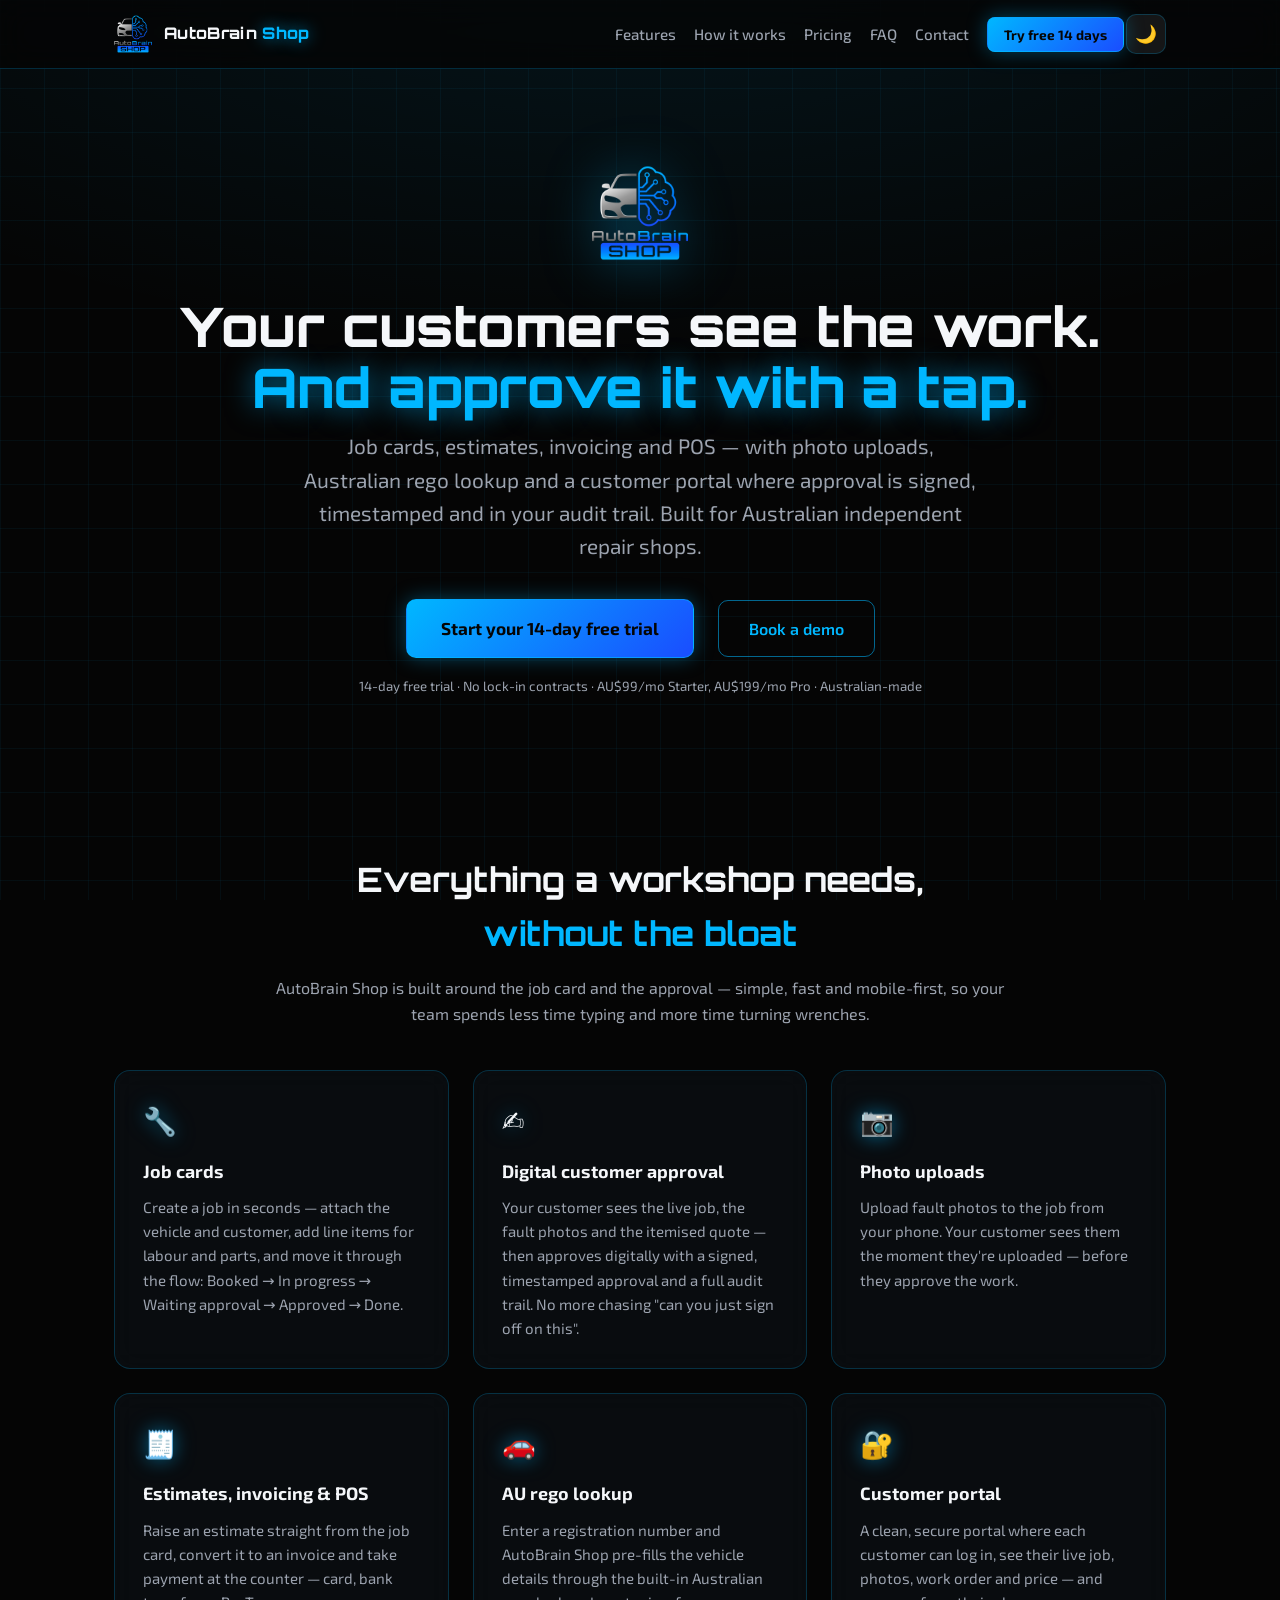
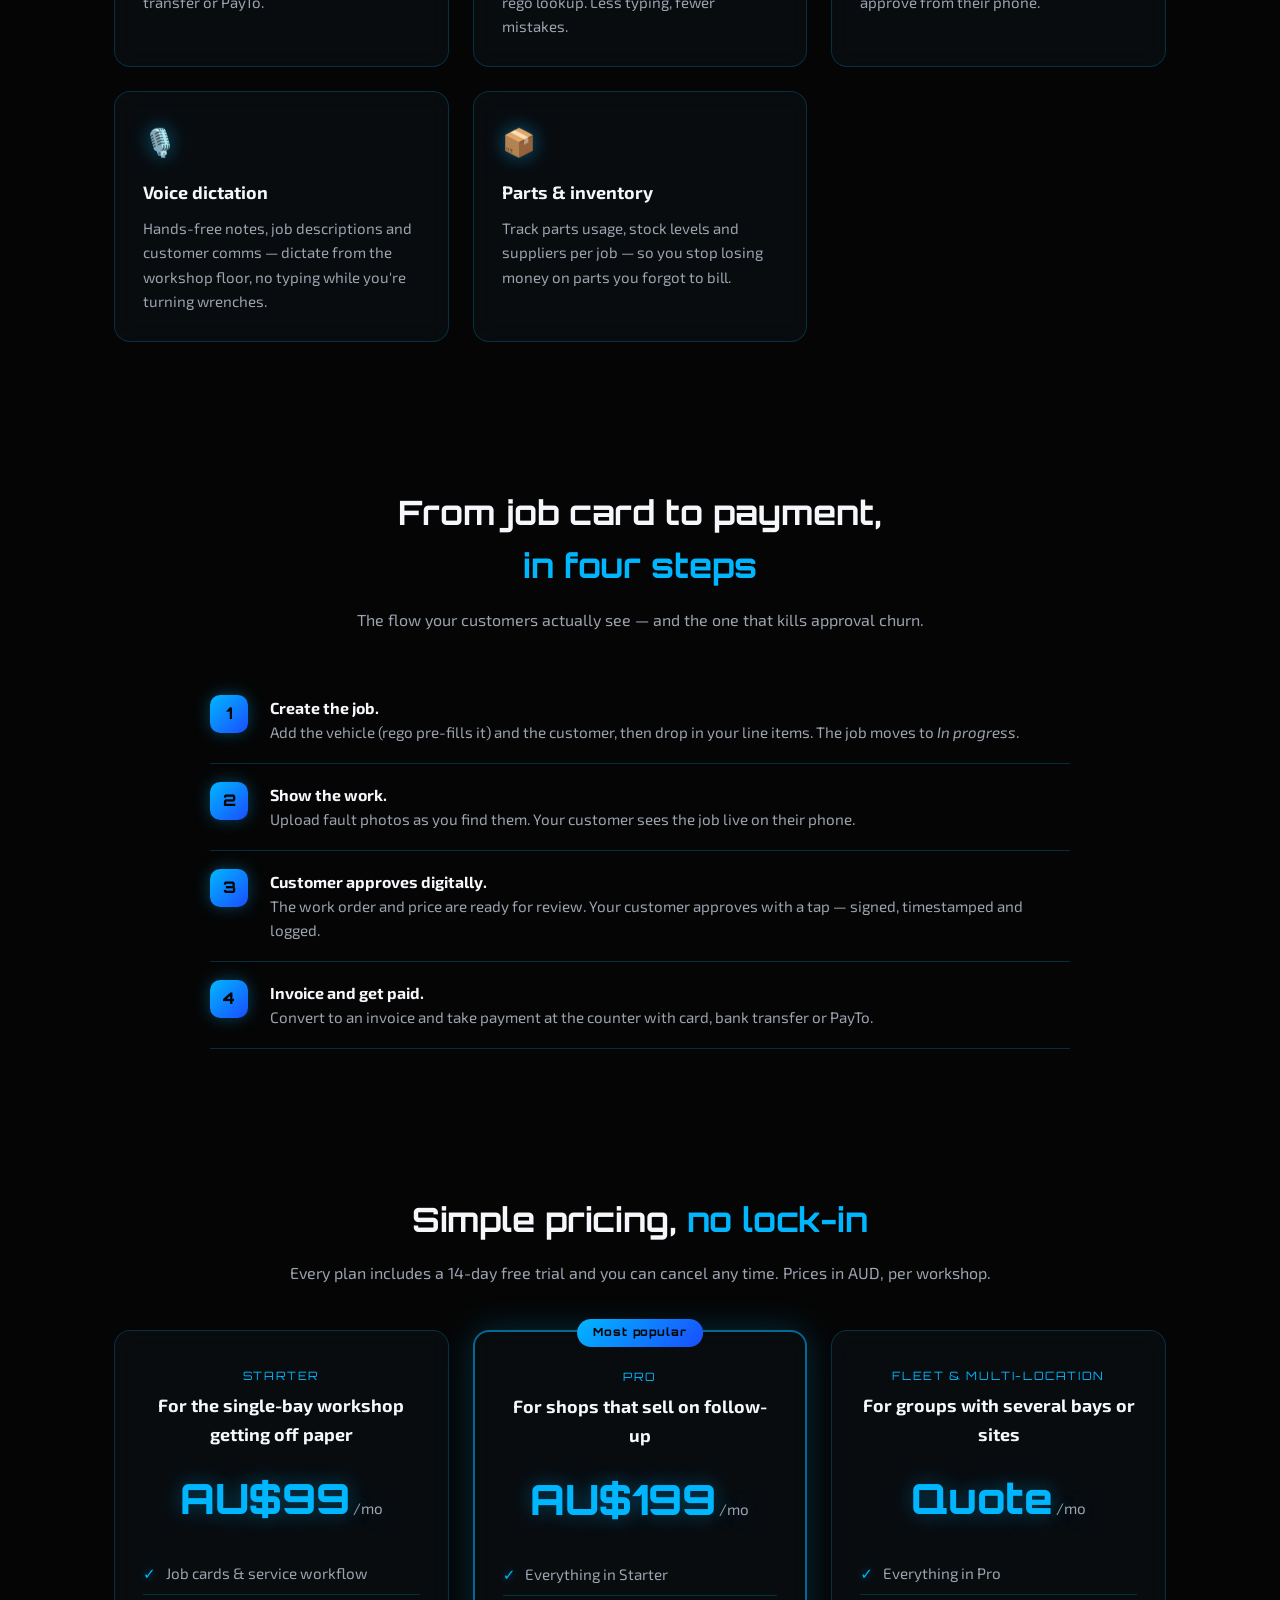
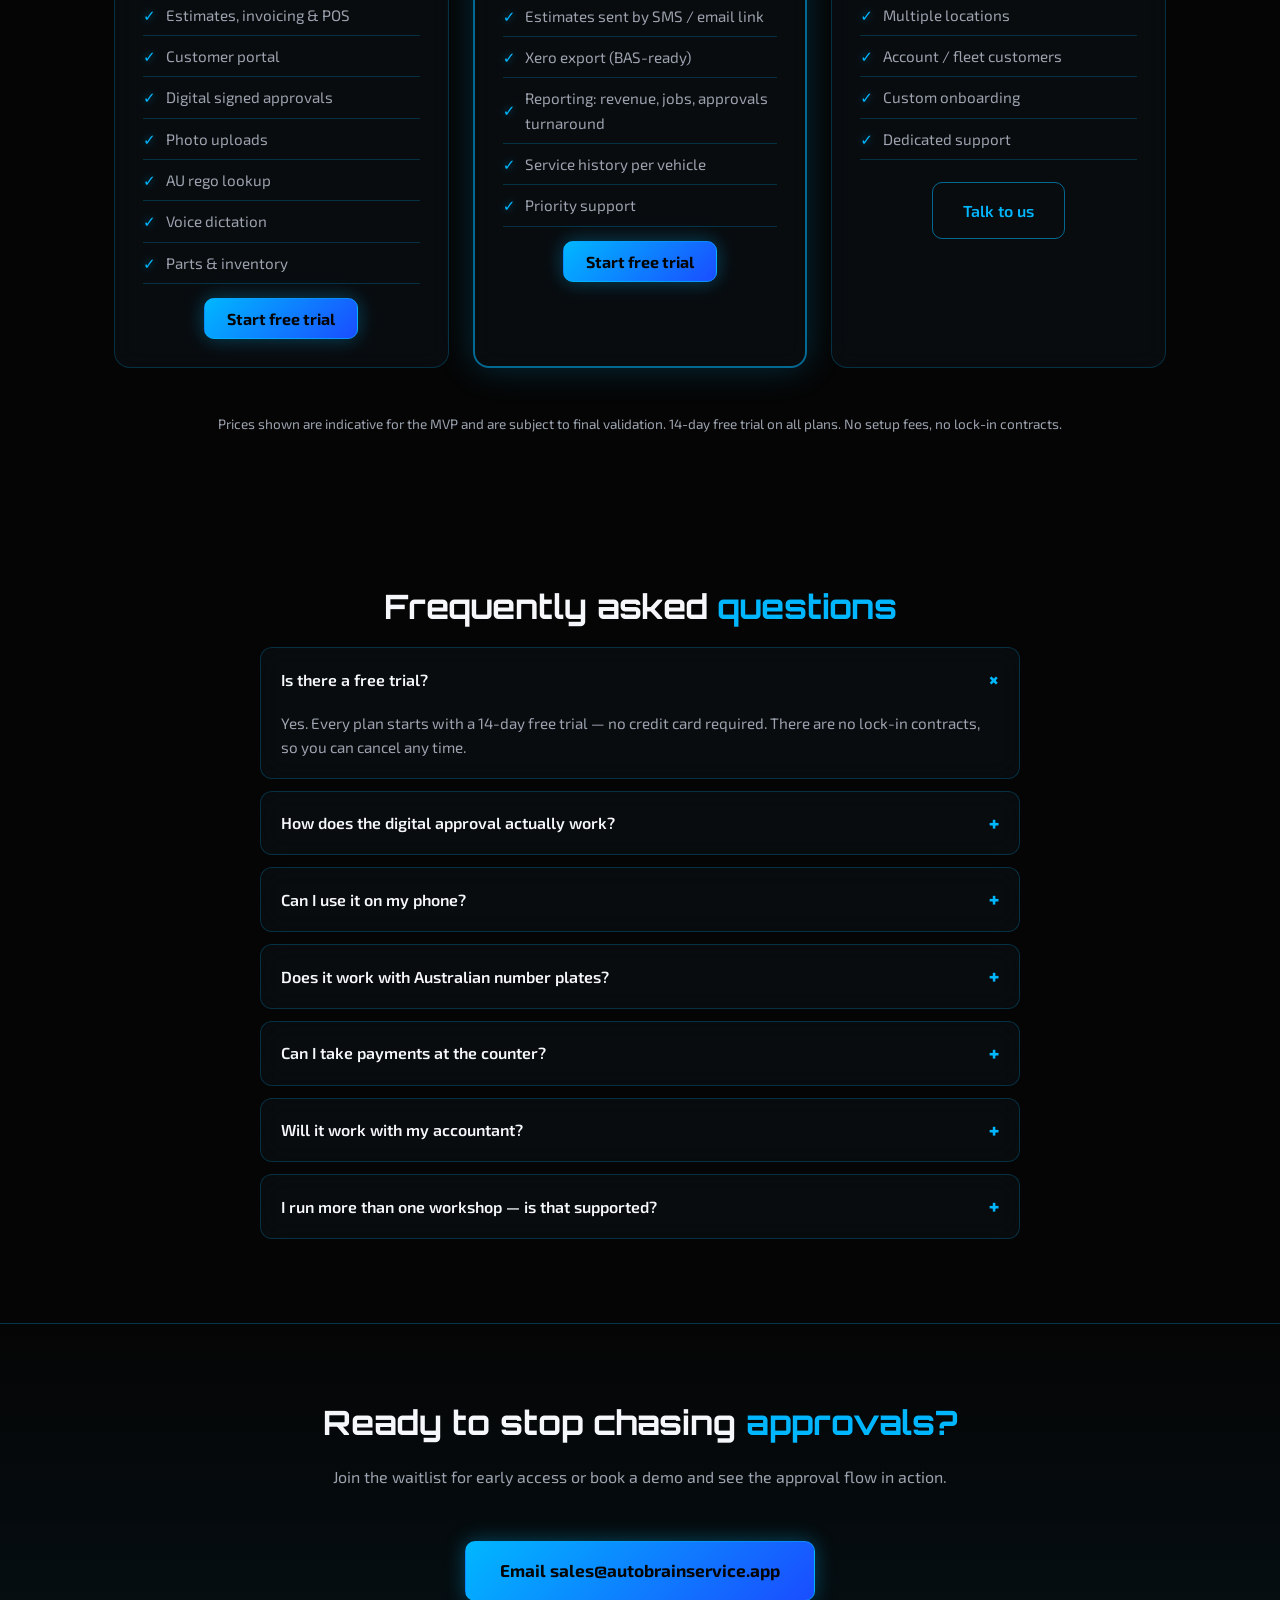
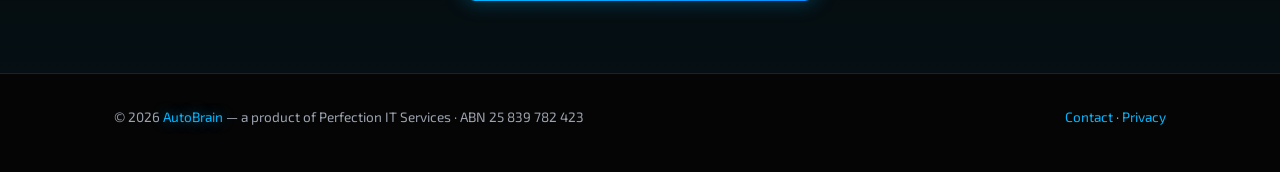
<file: index.html>
<!DOCTYPE html>
<html lang="en" data-theme="dark">
<head>
<meta charset="UTF-8">
<meta name="viewport" content="width=device-width, initial-scale=1.0">
<title>AutoBrain Shop — Workshop Software for Mechanics</title>
<meta name="description" content="Workshop software for Australian mechanics: job cards, invoicing, POS, photo uploads, AU rego lookup and digital customer approval.">
<meta name="robots" content="index, follow, max-image-preview:large">
<meta name="theme-color" content="#050505">
<link rel="icon" type="image/png" href="assets/logo.png">
<meta property="og:type" content="website">
<meta property="og:site_name" content="AutoBrain Shop">
<meta property="og:title" content="AutoBrain Shop — Workshop Software with Digital Customer Approval">
<meta property="og:description" content="The workshop app where your customers see the work and approve it with a tap. Job cards, invoicing, POS, photo uploads, Australian rego lookup and digital signed approval.">
<meta name="twitter:card" content="summary_large_image">
<meta name="twitter:title" content="AutoBrain Shop — Workshop Software with Digital Customer Approval">
<meta name="twitter:description" content="The workshop app where your customers see the work and approve it with a tap.">
<link rel="canonical" href="https://shop.autobrainservice.app/">
<meta property="og:url" content="https://shop.autobrainservice.app/">
<meta property="og:image" content="https://shop.autobrainservice.app/assets/og-shop.png">
<meta property="og:image:width" content="1200">
<meta property="og:image:height" content="630">
<meta name="twitter:image" content="https://shop.autobrainservice.app/assets/og-shop.png">
<link rel="preconnect" href="https://fonts.googleapis.com">
<link rel="preconnect" href="https://fonts.gstatic.com" crossorigin>
<link href="https://fonts.googleapis.com/css2?family=Orbitron:wght@500;700;800&family=Exo+2:wght@400;500;600;700&display=swap" rel="stylesheet">
<script type="application/ld+json">
{
  "@context": "https://schema.org",
  "@graph": [
    {
      "@type": "Organization",
      "@id": "https://shop.autobrainservice.app/#org",
      "name": "AutoBrain Shop",
      "url": "https://shop.autobrainservice.app/",
      "logo": { "@type": "ImageObject", "url": "https://shop.autobrainservice.app/assets/logo.png" },
      "email": "sales@autobrainservice.app",
      "sameAs": ["https://github.com/CannonFodder151/autobrain", "https://www.facebook.com/people/AutoBrain/61593071546666/"]
    },
    {
      "@type": "WebSite",
      "@id": "https://shop.autobrainservice.app/#website",
      "url": "https://shop.autobrainservice.app/",
      "name": "AutoBrain Shop",
      "publisher": { "@id": "https://shop.autobrainservice.app/#org" }
    },
    {
      "@type": "SoftwareApplication",
      "@id": "https://shop.autobrainservice.app/#software",
      "name": "AutoBrain Shop",
      "applicationCategory": "BusinessApplication",
      "operatingSystem": "Web",
      "description": "Workshop management software for Australian independent repair shops: job cards, estimates and invoicing, POS, photo uploads, AU rego lookup and a customer portal with digital signed approval.",
      "offers": [
        { "@type": "Offer", "name": "Starter", "price": "99", "priceCurrency": "AUD" },
        { "@type": "Offer", "name": "Pro", "price": "199", "priceCurrency": "AUD" }
      ]
    },
    {
      "@type": "LocalBusiness",
      "@id": "https://shop.autobrainservice.app/#localbusiness",
      "name": "AutoBrain Shop",
      "url": "https://shop.autobrainservice.app/",
      "email": "sales@autobrainservice.app",
      "description": "Workshop management software for Australian independent repair shops: job cards, estimates, invoicing, POS, digital customer approval and AU rego lookup.",
      "knowsAbout": ["workshop management software", "auto repair shop software", "mechanic software Australia", "digital customer approval", "AU rego lookup", "job card software"],
      "areaServed": { "@type": "Country", "name": "Australia" }
    },
    {
      "@type": "BreadcrumbList",
      "itemListElement": [
        { "@type": "ListItem", "position": 1, "name": "Home", "item": "https://shop.autobrainservice.app/" }
      ]
    },
    {
      "@type": "FAQPage",
      "@id": "https://shop.autobrainservice.app/#faq",
      "mainEntity": [
        {
          "@type": "Question",
          "name": "Is there a free trial?",
          "acceptedAnswer": { "@type": "Answer", "text": "Yes. Every plan starts with a 14-day free trial — no credit card required. There are no lock-in contracts, so you can cancel any time." }
        },
        {
          "@type": "Question",
          "name": "How does the digital customer approval work?",
          "acceptedAnswer": { "@type": "Answer", "text": "When a job is ready, your customer logs into the portal and sees the fault photos and itemised work order with the price. They approve with a tap. The approval is signed, timestamped and kept in the job's audit trail — so you're covered before you start the work." }
        },
        {
          "@type": "Question",
          "name": "Does AutoBrain Shop work with Australian number plates?",
          "acceptedAnswer": { "@type": "Answer", "text": "Yes. Type a registration number and the vehicle details are pre-filled via the built-in Australian rego lookup — less typing, fewer mistakes at the counter." }
        },
        {
          "@type": "Question",
          "name": "Can I take payments at the counter?",
          "acceptedAnswer": { "@type": "Answer", "text": "Yes. Convert any estimate into an invoice and take payment at the counter by card, bank transfer or PayTo." }
        },
        {
          "@type": "Question",
          "name": "Does it work for mobile mechanics and auto electricians?",
          "acceptedAnswer": { "@type": "Answer", "text": "Yes. AutoBrain Shop is mobile-first — works on phones and tablets for mobile mechanics, auto electricians, tyre fiters and any on-site repairer. The customer portal is optimised for phones too." }
        },
        {
          "@type": "Question",
          "name": "Will it integrate with my existing workshop tools?",
          "acceptedAnswer": { "@type": "Answer", "text": "The Pro plan includes Xero export (BAS-ready) and SMS / email links for estimates. We are expanding integrations based on workshop feedback — contact sales@autobrainservice.app to request a specific integration." }
        },
        {
          "@type": "Question",
          "name": "Is AutoBrain Shop made in Australia?",
          "acceptedAnswer": { "@type": "Answer", "text": "Yes. AutoBrain is built by Perfection IT Services (ABN 25 839 782 423) in Australia. The rego lookup, pricing in AUD, ABN display and BAS-ready Xero export are all built for Australian workshops from day one." }
        }
      ]
    }
  ]
}
</script>
<link rel="canonical" href="https://shop.autobrainservice.app/">
<link rel="stylesheet" href="styles.css">
<link rel="alternate" hreflang="en-AU" href="https://shop.autobrainservice.app/">
<link rel="alternate" hreflang="x-default" href="https://shop.autobrainservice.app/">
</head>
<body>

<nav>
  <div class="container">
    <a href="index.html" class="brand" aria-label="AutoBrain Shop home" style="text-decoration:none;color:inherit">
      <img src="assets/logo.png" alt="AutoBrain Shop logo" width="38" height="38">
      <span><span class="a">AutoBrain</span> <span class="b">Shop</span></span>
    </a>
    <ul>
      <li><a href="#features">Features</a></li>
      <li><a href="#how-it-works">How it works</a></li>
      <li><a href="#pricing">Pricing</a></li>
      <li><a href="#faq">FAQ</a></li>
      <li><a href="#contact">Contact</a></li>
      <li><a class="cta nav-cta" href="#pricing">Try free 14 days</a></li>
      <li class="nav-theme"><button class="theme-btn" id="themeBtn" title="Toggle theme" aria-label="Toggle light/dark theme">🌙</button></li>
    </ul>
    <button class="hamburger" id="hamburger" aria-label="Menu">☰</button>
  </div>
</nav>

<header class="hero">
  <div class="container">
    <div class="logo-badge"><img src="assets/logo.png" alt="AutoBrain Shop" width="96" height="96" fetchpriority="high"></div>
    <h1>Your customers see the work.<br><span class="b">And approve it with a tap.</span></h1>
    <p class="sub">Job cards, estimates, invoicing and POS — with photo uploads, Australian rego lookup and a customer portal where approval is signed, timestamped and in your audit trail. Built for Australian independent repair shops.</p>
    <div style="display:flex;justify-content:center;align-items:center;flex-wrap:wrap;gap:12px">
      <a class="cta" href="#pricing">Start your 14-day free trial</a>
      <a class="cta-outline" href="#contact">Book a demo</a>
    </div>
    <small>14-day free trial · No lock-in contracts · AU$99/mo Starter, AU$199/mo Pro · Australian-made</small>
  </div>
</header>

<section id="features">
  <div class="container">
    <h2>Everything a workshop needs,<br><span class="b">without the bloat</span></h2>
    <p class="lead">AutoBrain Shop is built around the job card and the approval — simple, fast and mobile-first, so your team spends less time typing and more time turning wrenches.</p>
    <div class="grid">
      <div class="card">
        <span class="icon">🔧</span><h3>Job cards</h3>
        <p>Create a job in seconds — attach the vehicle and customer, add line items for labour and parts, and move it through the flow: Booked → In progress → Waiting approval → Approved → Done.</p>
      </div>
      <div class="card">
        <span class="icon">✍️</span><h3>Digital customer approval</h3>
        <p>Your customer sees the live job, the fault photos and the itemised quote — then approves digitally with a signed, timestamped approval and a full audit trail. No more chasing "can you just sign off on this".</p>
      </div>
      <div class="card">
        <span class="icon">📷</span><h3>Photo uploads</h3>
        <p>Upload fault photos to the job from your phone. Your customer sees them the moment they're uploaded — before they approve the work.</p>
      </div>
      <div class="card">
        <span class="icon">🧾</span><h3>Estimates, invoicing &amp; POS</h3>
        <p>Raise an estimate straight from the job card, convert it to an invoice and take payment at the counter — card, bank transfer or PayTo.</p>
      </div>
      <div class="card">
        <span class="icon">🚗</span><h3>AU rego lookup</h3>
        <p>Enter a registration number and AutoBrain Shop pre-fills the vehicle details through the built-in Australian rego lookup. Less typing, fewer mistakes.</p>
      </div>
      <div class="card">
        <span class="icon">🔐</span><h3>Customer portal</h3>
        <p>A clean, secure portal where each customer can log in, see their live job, photos, work order and price — and approve from their phone.</p>
      </div>
      <div class="card">
        <span class="icon">🎙️</span><h3>Voice dictation</h3>
        <p>Hands-free notes, job descriptions and customer comms — dictate from the workshop floor, no typing while you're turning wrenches.</p>
      </div>
      <div class="card">
        <span class="icon">📦</span><h3>Parts &amp; inventory</h3>
        <p>Track parts usage, stock levels and suppliers per job — so you stop losing money on parts you forgot to bill.</p>
      </div>
    </div>
  </div>
</section>

<section id="how-it-works">
  <div class="container">
    <h2>From job card to payment,<br><span class="b">in four steps</span></h2>
    <p class="lead">The flow your customers actually see — and the one that kills approval churn.</p>
    <ol class="steps">
      <li><strong>Create the job.</strong><p>Add the vehicle (rego pre-fills it) and the customer, then drop in your line items. The job moves to <em>In progress</em>.</p></li>
      <li><strong>Show the work.</strong><p>Upload fault photos as you find them. Your customer sees the job live on their phone.</p></li>
      <li><strong>Customer approves digitally.</strong><p>The work order and price are ready for review. Your customer approves with a tap — signed, timestamped and logged.</p></li>
      <li><strong>Invoice and get paid.</strong><p>Convert to an invoice and take payment at the counter with card, bank transfer or PayTo.</p></li>
    </ol>
  </div>
</section>

<section id="pricing">
  <div class="container">
    <h2>Simple pricing, <span class="b">no lock-in</span></h2>
    <p class="lead">Every plan includes a 14-day free trial and you can cancel any time. Prices in AUD, per workshop.</p>
    <div class="grid">
      <div class="card">
        <div class="tier-tag">Starter</div>
        <h3>For the single-bay workshop getting off paper</h3>
        <div class="price">AU$99<span> /mo</span></div>
        <ul>
          <li>Job cards &amp; service workflow</li>
          <li>Estimates, invoicing &amp; POS</li>
          <li>Customer portal</li>
          <li>Digital signed approvals</li>
          <li>Photo uploads</li>
          <li>AU rego lookup</li>
          <li>Voice dictation</li>
          <li>Parts &amp; inventory</li>
        </ul>
        <a class="cta" href="#contact">Start free trial</a>
      </div>
      <div class="card popular">
        <div class="badge">Most popular</div>
        <div class="tier-tag">Pro</div>
        <h3>For shops that sell on follow-up</h3>
        <div class="price">AU$199<span> /mo</span></div>
        <ul>
          <li>Everything in Starter</li>
          <li>Estimates sent by SMS / email link</li>
          <li>Xero export (BAS-ready)</li>
          <li>Reporting: revenue, jobs, approvals turnaround</li>
          <li>Service history per vehicle</li>
          <li>Priority support</li>
        </ul>
        <a class="cta" href="#contact">Start free trial</a>
      </div>
      <div class="card">
        <div class="tier-tag">Fleet &amp; multi-location</div>
        <h3>For groups with several bays or sites</h3>
        <div class="price">Quote<span> /mo</span></div>
        <ul>
          <li>Everything in Pro</li>
          <li>Multiple locations</li>
          <li>Account / fleet customers</li>
          <li>Custom onboarding</li>
          <li>Dedicated support</li>
        </ul>
        <a class="cta-outline" href="#contact" style="margin-left:0">Talk to us</a>
      </div>
    </div>
    <p class="terms">Prices shown are indicative for the MVP and are subject to final validation. 14-day free trial on all plans. No setup fees, no lock-in contracts.</p>
  </div>
</section>

<section id="faq">
  <div class="container">
    <h2>Frequently asked <span class="b">questions</span></h2>
    <div class="faq">
      <details open>
        <summary>Is there a free trial?</summary>
        <p>Yes. Every plan starts with a 14-day free trial — no credit card required. There are no lock-in contracts, so you can cancel any time.</p>
      </details>
      <details>
        <summary>How does the digital approval actually work?</summary>
        <p>When a job is ready for approval, your customer logs into the portal and sees the fault photos and itemised work order with the price. They approve with a tap. The approval is signed, timestamped and kept in the job's audit trail — so you're covered before you start the work.</p>
      </details>
      <details>
        <summary>Can I use it on my phone?</summary>
        <p>Yes. AutoBrain Shop is mobile-first and works in any browser — phone, tablet or the desktop at the counter. The customer portal is optimised for your customers' phones.</p>
      </details>
      <details>
        <summary>Does it work with Australian number plates?</summary>
        <p>Yes. Type a registration number and the vehicle details are pre-filled via the built-in Australian rego lookup.</p>
      </details>
      <details>
        <summary>Can I take payments at the counter?</summary>
        <p>Yes. Convert any estimate into an invoice and take payment at the counter by card, bank transfer or PayTo.</p>
      </details>
      <details>
        <summary>Will it work with my accountant?</summary>
        <p>The Pro plan includes Xero export that is BAS-ready, so your numbers flow straight into your books.</p>
      </details>
      <details>
        <summary>I run more than one workshop — is that supported?</summary>
        <p>Yes. The Fleet &amp; multi-location plan covers multiple sites and account customers. Contact us for a quote.</p>
      </details>
    </div>
  </div>
</section>

<section id="contact">
  <div class="container" style="text-align:center">
    <h2>Ready to stop chasing <span class="b">approvals?</span></h2>
    <p class="lead">Join the waitlist for early access or book a demo and see the approval flow in action.</p>
    <a class="cta" href="mailto:sales@autobrainservice.app">Email sales@autobrainservice.app</a>
  </div>
</section>

<footer>
  <div class="container">
    <div>© 2026 <span class="glow">AutoBrain</span> — a product of Perfection IT Services · ABN 25 839 782 423</div>
    <div><a href="mailto:sales@autobrainservice.app">Contact</a> · <a href="privacy.html">Privacy</a></div>
  </div>
</footer>

<script src="nav.js"></script>
</body>
</html>
</file>
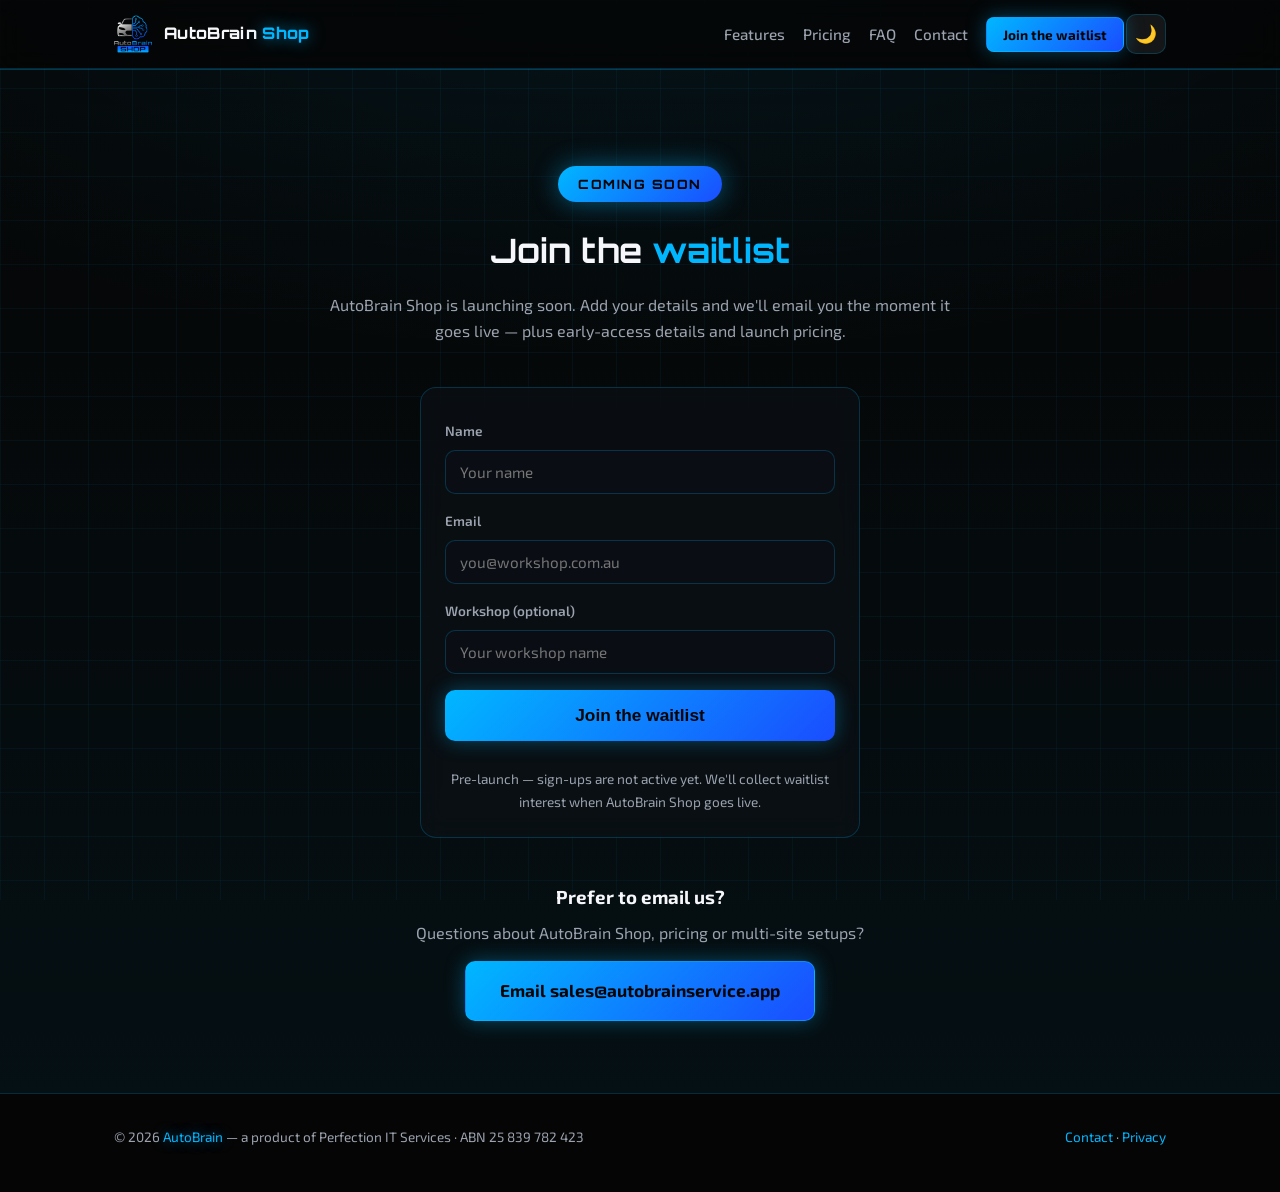
<file: contact.html>
<!DOCTYPE html>
<html lang="en" data-theme="dark">
<head>
<meta charset="UTF-8">
<meta name="viewport" content="width=device-width, initial-scale=1.0">
<title>Contact &amp; Waitlist — AutoBrain Shop</title>
<meta name="description" content="Join the AutoBrain Shop waitlist for early access, or email sales@autobrainservice.app. Workshop software for Australian independent repair shops — coming soon.">
<meta name="robots" content="index, follow">
<meta name="theme-color" content="#050505">
<link rel="icon" type="image/png" href="assets/logo.png">
<link rel="preconnect" href="https://fonts.googleapis.com">
<link rel="preconnect" href="https://fonts.gstatic.com" crossorigin>
<link href="https://fonts.googleapis.com/css2?family=Orbitron:wght@500;700;800&family=Exo+2:wght@400;500;600;700&display=swap" rel="stylesheet">
<link rel="stylesheet" href="styles.css">
</head>
<body>

<nav>
  <div class="container">
    <a href="index.html" class="brand" aria-label="AutoBrain Shop home" style="text-decoration:none;color:inherit">
      <img src="assets/logo.png" alt="AutoBrain Shop logo" width="38" height="38">
      <span><span class="a">AutoBrain</span> <span class="b">Shop</span></span>
    </a>
    <ul>
      <li><a href="features.html">Features</a></li>
      <li><a href="pricing.html">Pricing</a></li>
      <li><a href="faq.html">FAQ</a></li>
      <li><a href="contact.html">Contact</a></li>
      <li><a class="cta nav-cta" href="contact.html">Join the waitlist</a></li>
      <li class="nav-theme"><button class="theme-btn" id="themeBtn" title="Toggle theme" aria-label="Toggle light/dark theme">🌙</button></li>
    </ul>
    <button class="hamburger" id="hamburger" aria-label="Menu">☰</button>
  </div>
</nav>

<section id="contact" style="padding-top:96px">
  <div class="container" style="max-width:680px;text-align:center">
    <div class="coming-soon" style="margin:0 auto 22px;display:table" role="note">Coming soon</div>
    <h2>Join the <span class="b">waitlist</span></h2>
    <p class="lead">AutoBrain Shop is launching soon. Add your details and we'll email you the moment it goes live — plus early-access details and launch pricing.</p>

    <form class="waitlist-form" action="#" method="post" onsubmit="return false">
      <label for="wl-name">Name</label>
      <input type="text" id="wl-name" name="name" placeholder="Your name" autocomplete="name">
      <label for="wl-email">Email</label>
      <input type="email" id="wl-email" name="email" placeholder="you@workshop.com.au" required autocomplete="email">
      <label for="wl-shop">Workshop (optional)</label>
      <input type="text" id="wl-shop" name="shop" placeholder="Your workshop name">
      <button class="cta" type="submit" style="border:none;cursor:pointer;margin-top:8px">Join the waitlist</button>
      <p class="terms" style="margin-top:18px">Pre-launch — sign-ups are not active yet. We'll collect waitlist interest when AutoBrain Shop goes live.</p>
    </form>

    <div style="margin-top:44px">
      <h3 style="margin-bottom:8px">Prefer to email us?</h3>
      <p class="lead" style="margin-bottom:8px">Questions about AutoBrain Shop, pricing or multi-site setups?</p>
      <a class="cta" href="mailto:sales@autobrainservice.app">Email sales@autobrainservice.app</a>
    </div>
  </div>
</section>

<footer>
  <div class="container">
    <div>© 2026 <span class="glow">AutoBrain</span> — a product of Perfection IT Services · ABN 25 839 782 423</div>
    <div><a href="mailto:sales@autobrainservice.app">Contact</a> · <a href="privacy.html">Privacy</a></div>
  </div>
</footer>

<script src="nav.js"></script>
</body>
</html>
</file>
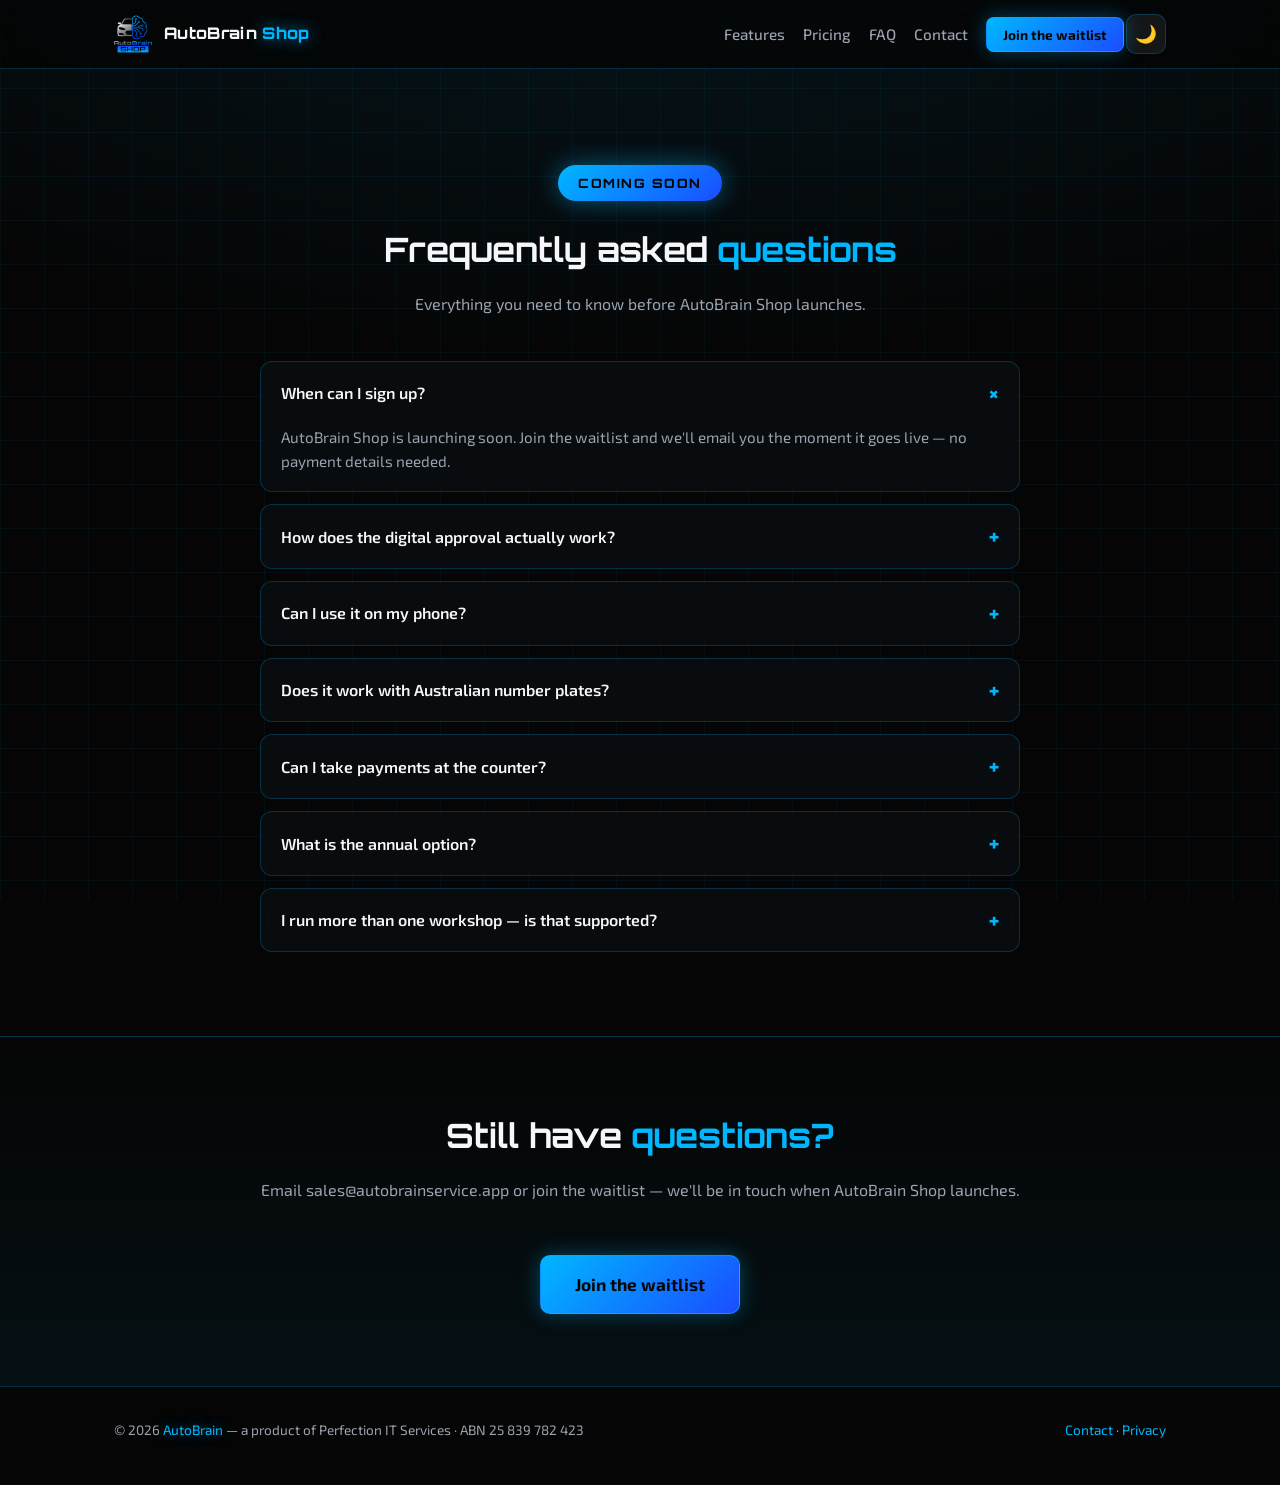
<file: faq.html>
<!DOCTYPE html>
<html lang="en" data-theme="dark">
<head>
<meta charset="UTF-8">
<meta name="viewport" content="width=device-width, initial-scale=1.0">
<title>FAQ — AutoBrain Shop</title>
<meta name="description" content="Frequently asked questions about AutoBrain Shop — the waitlist, digital customer approval, Australian rego lookup, phone support, payments and the annual option.">
<meta name="robots" content="index, follow">
<meta name="theme-color" content="#050505">
<link rel="icon" type="image/png" href="assets/logo.png">
<link rel="preconnect" href="https://fonts.googleapis.com">
<link rel="preconnect" href="https://fonts.gstatic.com" crossorigin>
<link href="https://fonts.googleapis.com/css2?family=Orbitron:wght@500;700;800&family=Exo+2:wght@400;500;600;700&display=swap" rel="stylesheet">
<link rel="stylesheet" href="styles.css">
</head>
<body>

<nav>
  <div class="container">
    <a href="index.html" class="brand" aria-label="AutoBrain Shop home" style="text-decoration:none;color:inherit">
      <img src="assets/logo.png" alt="AutoBrain Shop logo" width="38" height="38">
      <span><span class="a">AutoBrain</span> <span class="b">Shop</span></span>
    </a>
    <ul>
      <li><a href="features.html">Features</a></li>
      <li><a href="pricing.html">Pricing</a></li>
      <li><a href="faq.html">FAQ</a></li>
      <li><a href="contact.html">Contact</a></li>
      <li><a class="cta nav-cta" href="contact.html">Join the waitlist</a></li>
      <li class="nav-theme"><button class="theme-btn" id="themeBtn" title="Toggle theme" aria-label="Toggle light/dark theme">🌙</button></li>
    </ul>
    <button class="hamburger" id="hamburger" aria-label="Menu">☰</button>
  </div>
</nav>

<section id="faq" style="padding-top:96px">
  <div class="container">
    <div class="coming-soon" style="margin:0 auto 22px;display:table" role="note">Coming soon</div>
    <h2>Frequently asked <span class="b">questions</span></h2>
    <p class="lead">Everything you need to know before AutoBrain Shop launches.</p>
    <div class="faq">
      <details open>
        <summary>When can I sign up?</summary>
        <p>AutoBrain Shop is launching soon. Join the waitlist and we'll email you the moment it goes live — no payment details needed.</p>
      </details>
      <details>
        <summary>How does the digital approval actually work?</summary>
        <p>When a job is ready for approval, your customer logs into the portal and sees the fault photos and itemised work order with the price. They approve with a tap. The approval is signed, timestamped and kept in the job's audit trail — so you're covered before you start the work.</p>
      </details>
      <details>
        <summary>Can I use it on my phone?</summary>
        <p>Yes. AutoBrain Shop is mobile-first and works in any browser — phone, tablet or the desktop at the counter. The customer portal is optimised for your customers' phones.</p>
      </details>
      <details>
        <summary>Does it work with Australian number plates?</summary>
        <p>Yes. Type a registration number and the vehicle details are pre-filled via the built-in Australian rego lookup.</p>
      </details>
      <details>
        <summary>Can I take payments at the counter?</summary>
        <p>Yes. Convert any estimate into an invoice and take payment at the counter by card, bank transfer or PayTo.</p>
      </details>
      <details>
        <summary>What is the annual option?</summary>
        <p>Buy a year upfront and pay for 11 months. Solo shop includes 2 hours of onboarding assistance; Team includes 10 hours of onboarding assistance to get your shop set up fast.</p>
      </details>
      <details>
        <summary>I run more than one workshop — is that supported?</summary>
        <p>Yes. The Multi-site / Own instance plan is built for multi-location shops and custom setups, with assisted onboarding. Email sales@autobrainservice.app for pricing.</p>
      </details>
    </div>
  </div>
</section>

<section id="contact">
  <div class="container" style="text-align:center">
    <h2>Still have <span class="b">questions?</span></h2>
    <p class="lead">Email sales@autobrainservice.app or join the waitlist — we'll be in touch when AutoBrain Shop launches.</p>
    <a class="cta" href="contact.html">Join the waitlist</a>
  </div>
</section>

<footer>
  <div class="container">
    <div>© 2026 <span class="glow">AutoBrain</span> — a product of Perfection IT Services · ABN 25 839 782 423</div>
    <div><a href="mailto:sales@autobrainservice.app">Contact</a> · <a href="privacy.html">Privacy</a></div>
  </div>
</footer>

<script src="nav.js"></script>
</body>
</html>
</file>
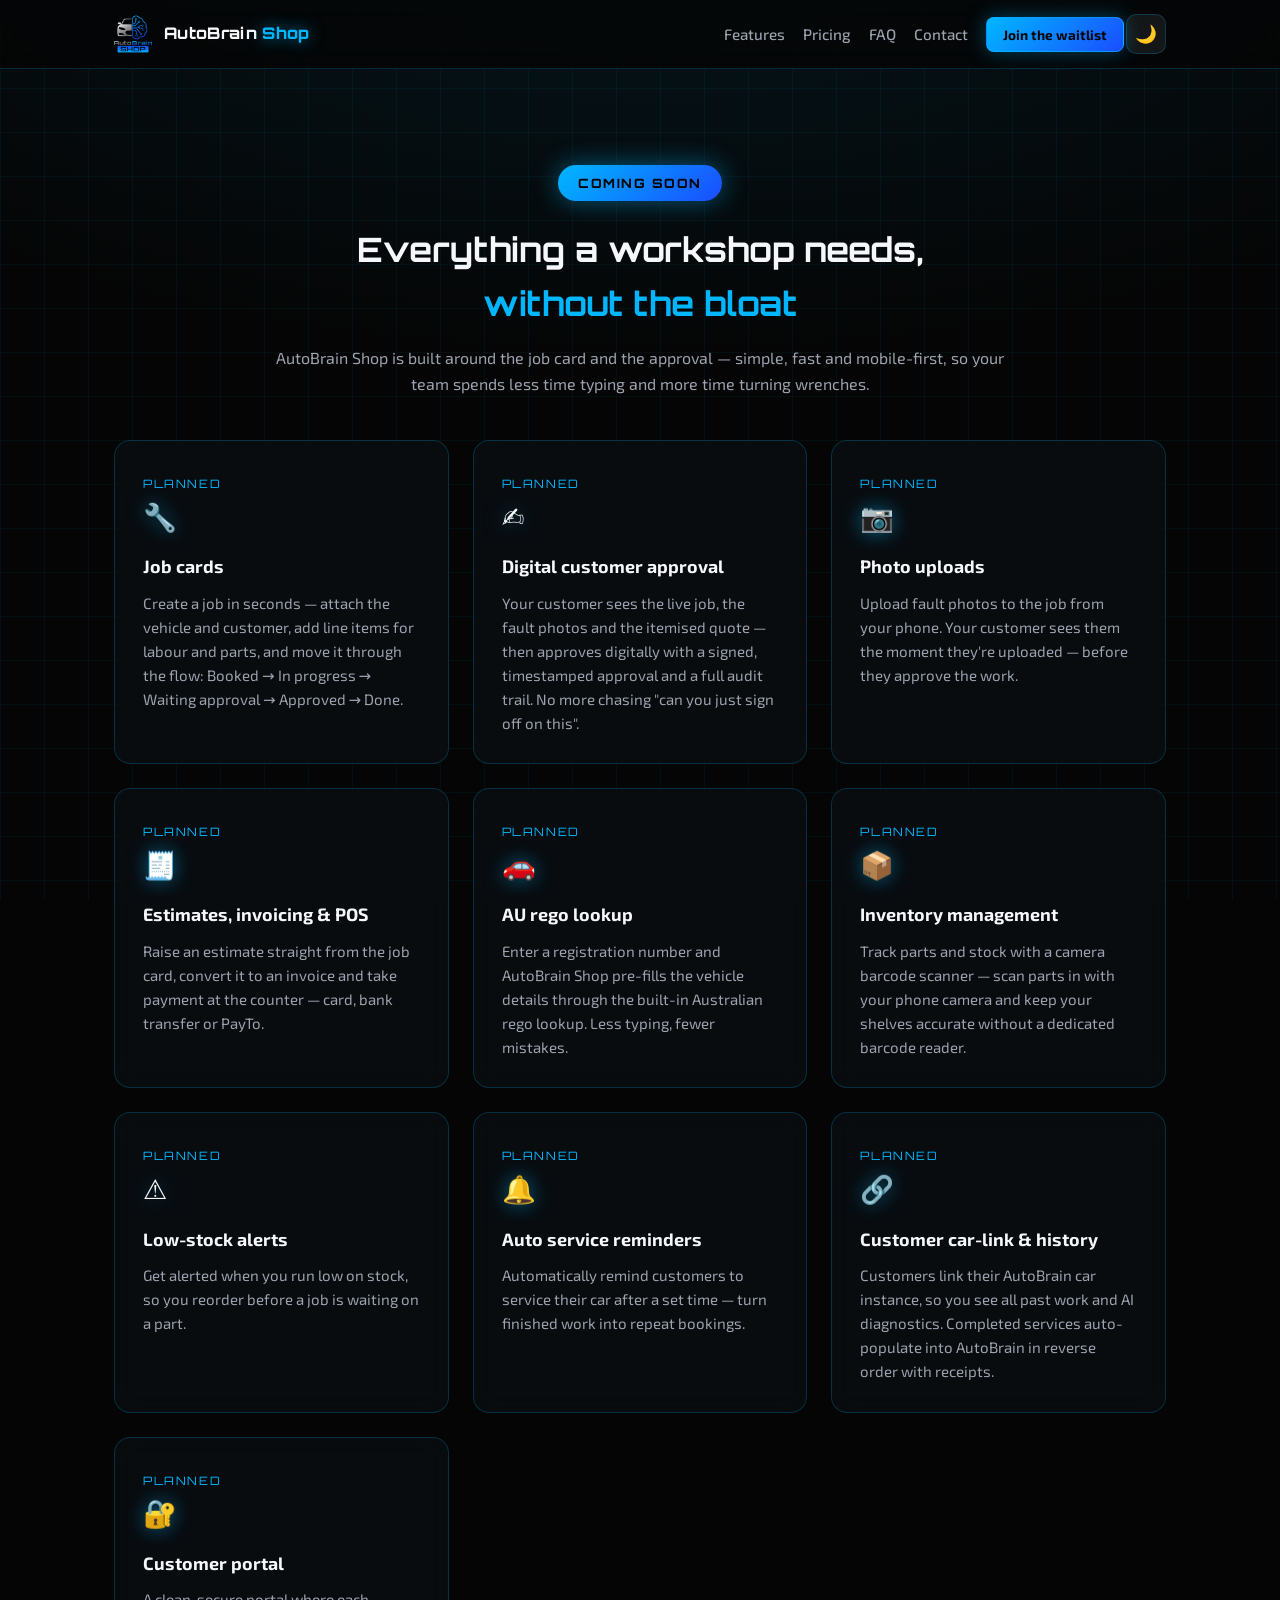
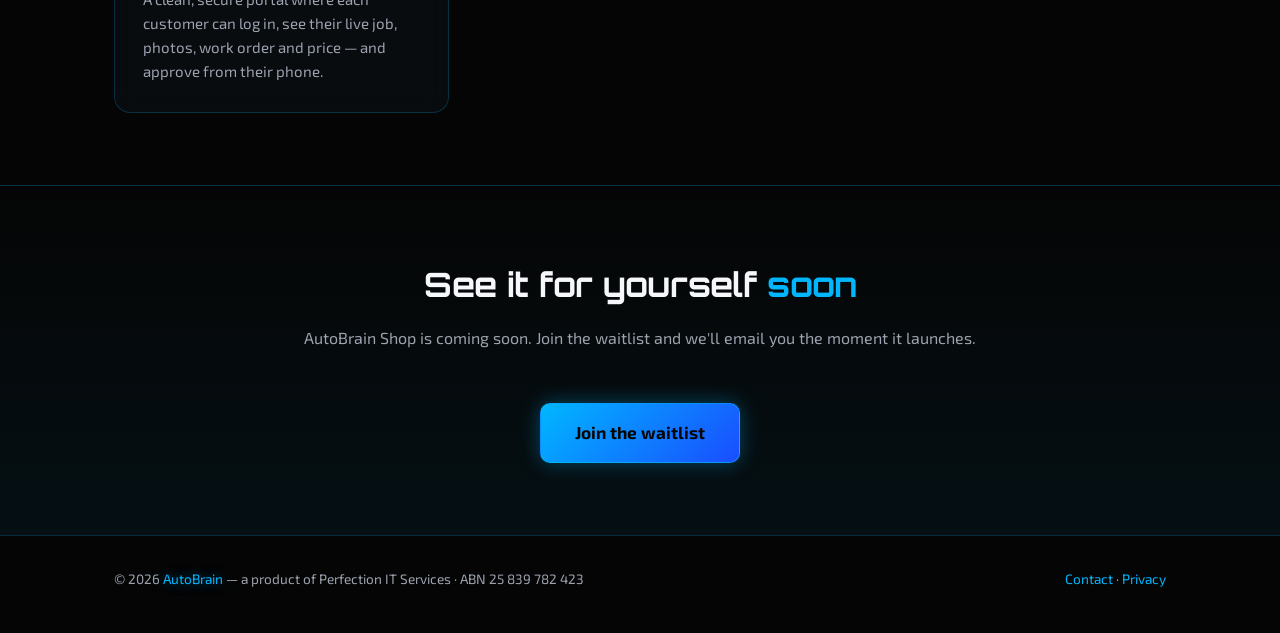
<file: features.html>
<!DOCTYPE html>
<html lang="en" data-theme="dark">
<head>
<meta charset="UTF-8">
<meta name="viewport" content="width=device-width, initial-scale=1.0">
<title>Features — AutoBrain Shop</title>
<meta name="description" content="AutoBrain Shop features for Australian independent repair shops — job cards, digital customer approval, inventory with camera barcode scanner, low-stock alerts, auto service reminders, customer car-link &amp; history, estimates, invoicing, POS, AU rego lookup and a customer portal.">
<meta name="robots" content="index, follow">
<meta name="theme-color" content="#050505">
<link rel="icon" type="image/png" href="assets/logo.png">
<link rel="preconnect" href="https://fonts.googleapis.com">
<link rel="preconnect" href="https://fonts.gstatic.com" crossorigin>
<link href="https://fonts.googleapis.com/css2?family=Orbitron:wght@500;700;800&family=Exo+2:wght@400;500;600;700&display=swap" rel="stylesheet">
<link rel="stylesheet" href="styles.css">
</head>
<body>

<nav>
  <div class="container">
    <a href="index.html" class="brand" aria-label="AutoBrain Shop home" style="text-decoration:none;color:inherit">
      <img src="assets/logo.png" alt="AutoBrain Shop logo" width="38" height="38">
      <span><span class="a">AutoBrain</span> <span class="b">Shop</span></span>
    </a>
    <ul>
      <li><a href="features.html">Features</a></li>
      <li><a href="pricing.html">Pricing</a></li>
      <li><a href="faq.html">FAQ</a></li>
      <li><a href="contact.html">Contact</a></li>
      <li><a class="cta nav-cta" href="contact.html">Join the waitlist</a></li>
      <li class="nav-theme"><button class="theme-btn" id="themeBtn" title="Toggle theme" aria-label="Toggle light/dark theme">🌙</button></li>
    </ul>
    <button class="hamburger" id="hamburger" aria-label="Menu">☰</button>
  </div>
</nav>

<section style="padding-top:96px">
  <div class="container">
    <div class="coming-soon" style="margin:0 auto 22px;display:table" role="note">Coming soon</div>
    <h2>Everything a workshop needs,<br><span class="b">without the bloat</span></h2>
    <p class="lead">AutoBrain Shop is built around the job card and the approval — simple, fast and mobile-first, so your team spends less time typing and more time turning wrenches.</p>
    <div class="grid">
      <div class="card">
        <span class="tier-tag">Planned</span>
        <span class="icon">🔧</span><h3>Job cards</h3>
        <p>Create a job in seconds — attach the vehicle and customer, add line items for labour and parts, and move it through the flow: Booked → In progress → Waiting approval → Approved → Done.</p>
      </div>
      <div class="card">
        <span class="tier-tag">Planned</span>
        <span class="icon">✍️</span><h3>Digital customer approval</h3>
        <p>Your customer sees the live job, the fault photos and the itemised quote — then approves digitally with a signed, timestamped approval and a full audit trail. No more chasing "can you just sign off on this".</p>
      </div>
      <div class="card">
        <span class="tier-tag">Planned</span>
        <span class="icon">📷</span><h3>Photo uploads</h3>
        <p>Upload fault photos to the job from your phone. Your customer sees them the moment they're uploaded — before they approve the work.</p>
      </div>
      <div class="card">
        <span class="tier-tag">Planned</span>
        <span class="icon">🧾</span><h3>Estimates, invoicing &amp; POS</h3>
        <p>Raise an estimate straight from the job card, convert it to an invoice and take payment at the counter — card, bank transfer or PayTo.</p>
      </div>
      <div class="card">
        <span class="tier-tag">Planned</span>
        <span class="icon">🚗</span><h3>AU rego lookup</h3>
        <p>Enter a registration number and AutoBrain Shop pre-fills the vehicle details through the built-in Australian rego lookup. Less typing, fewer mistakes.</p>
      </div>
      <div class="card">
        <span class="tier-tag">Planned</span>
        <span class="icon">📦</span><h3>Inventory management</h3>
        <p>Track parts and stock with a camera barcode scanner — scan parts in with your phone camera and keep your shelves accurate without a dedicated barcode reader.</p>
      </div>
      <div class="card">
        <span class="tier-tag">Planned</span>
        <span class="icon">⚠️</span><h3>Low-stock alerts</h3>
        <p>Get alerted when you run low on stock, so you reorder before a job is waiting on a part.</p>
      </div>
      <div class="card">
        <span class="tier-tag">Planned</span>
        <span class="icon">🔔</span><h3>Auto service reminders</h3>
        <p>Automatically remind customers to service their car after a set time — turn finished work into repeat bookings.</p>
      </div>
      <div class="card">
        <span class="tier-tag">Planned</span>
        <span class="icon">🔗</span><h3>Customer car-link &amp; history</h3>
        <p>Customers link their AutoBrain car instance, so you see all past work and AI diagnostics. Completed services auto-populate into AutoBrain in reverse order with receipts.</p>
      </div>
      <div class="card">
        <span class="tier-tag">Planned</span>
        <span class="icon">🔐</span><h3>Customer portal</h3>
        <p>A clean, secure portal where each customer can log in, see their live job, photos, work order and price — and approve from their phone.</p>
      </div>
    </div>
  </div>
</section>

<section id="contact">
  <div class="container" style="text-align:center">
    <h2>See it for yourself <span class="b">soon</span></h2>
    <p class="lead">AutoBrain Shop is coming soon. Join the waitlist and we'll email you the moment it launches.</p>
    <a class="cta" href="contact.html">Join the waitlist</a>
  </div>
</section>

<footer>
  <div class="container">
    <div>© 2026 <span class="glow">AutoBrain</span> — a product of Perfection IT Services · ABN 25 839 782 423</div>
    <div><a href="mailto:sales@autobrainservice.app">Contact</a> · <a href="privacy.html">Privacy</a></div>
  </div>
</footer>

<script src="nav.js"></script>
</body>
</html>
</file>
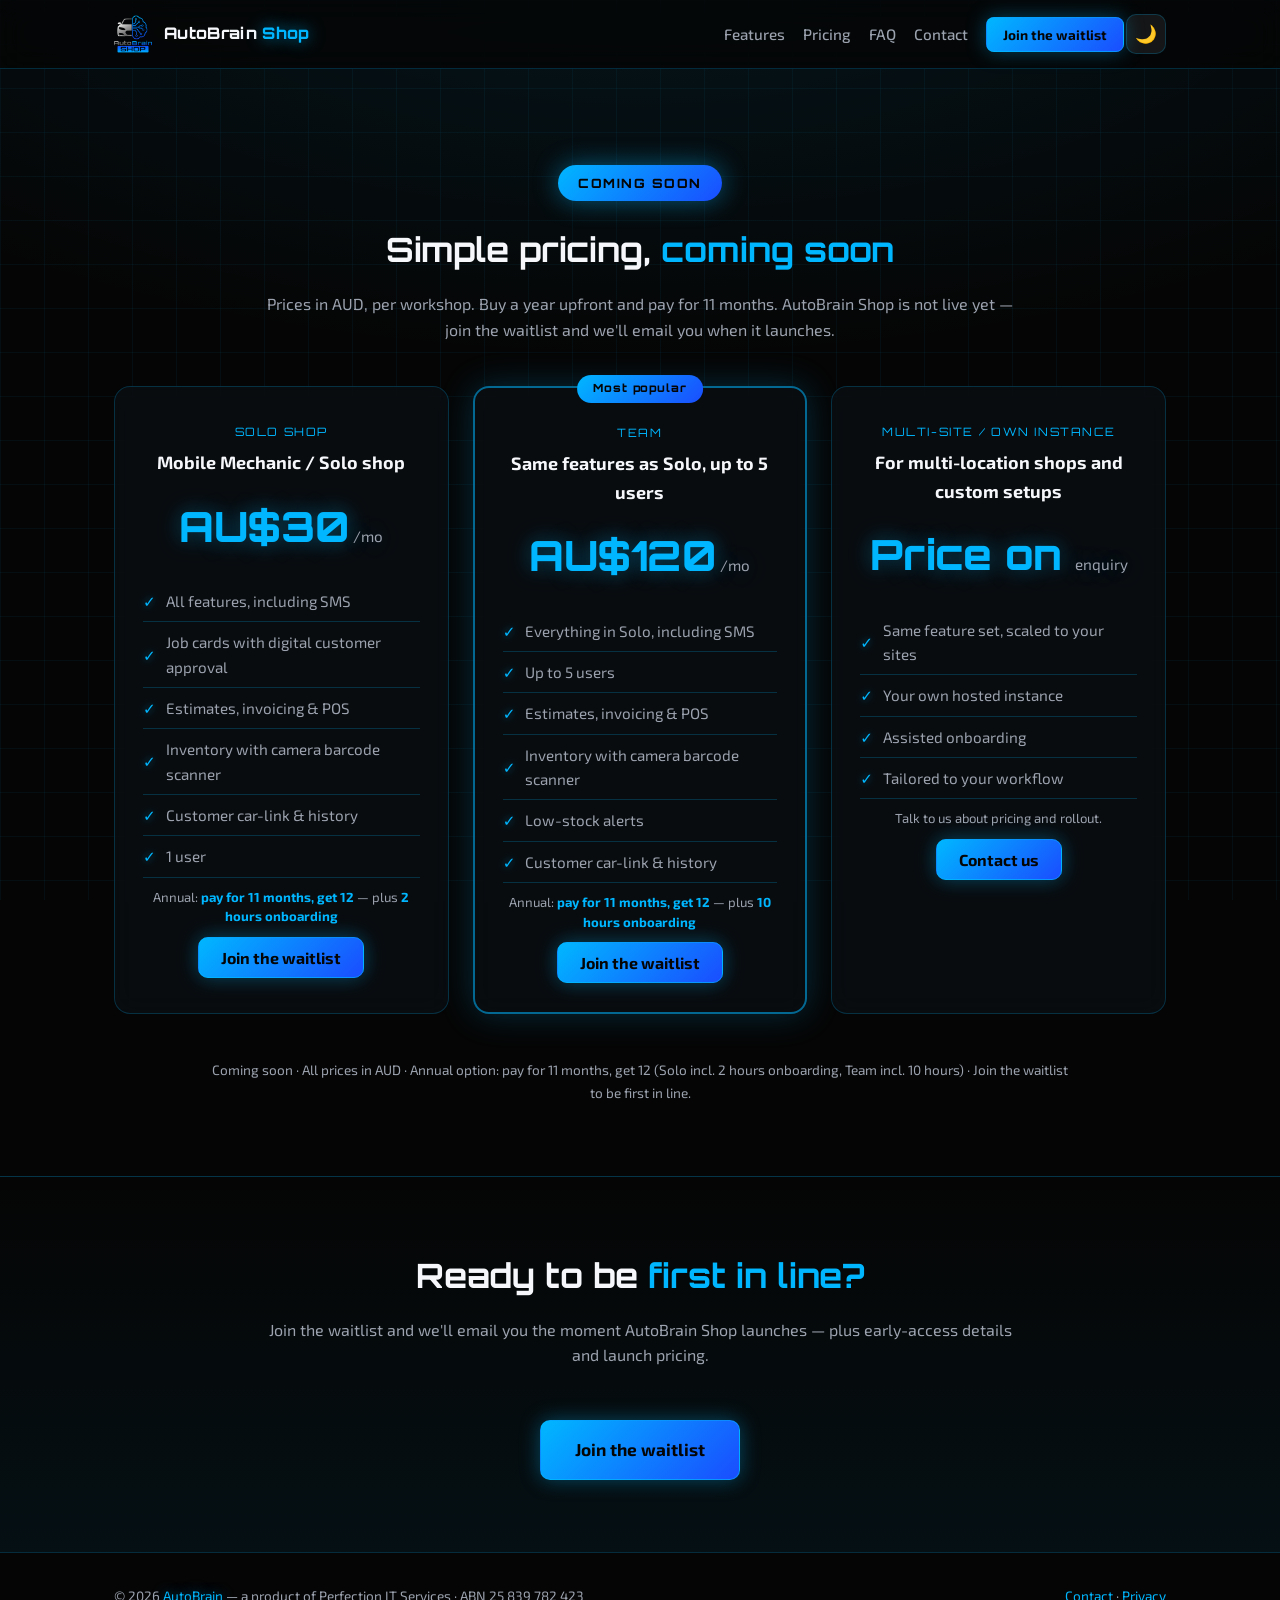
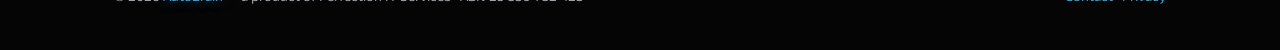
<file: pricing.html>
<!DOCTYPE html>
<html lang="en" data-theme="dark">
<head>
<meta charset="UTF-8">
<meta name="viewport" content="width=device-width, initial-scale=1.0">
<title>Pricing — AutoBrain Shop</title>
<meta name="description" content="AutoBrain Shop pricing in AUD — Solo AU$30/mo, Team AU$120/mo, Multi-site on enquiry. Pay for 11 months, get 12 on annual plans. Coming soon — join the waitlist.">
<meta name="robots" content="index, follow">
<meta name="theme-color" content="#050505">
<link rel="icon" type="image/png" href="assets/logo.png">
<link rel="preconnect" href="https://fonts.googleapis.com">
<link rel="preconnect" href="https://fonts.gstatic.com" crossorigin>
<link href="https://fonts.googleapis.com/css2?family=Orbitron:wght@500;700;800&family=Exo+2:wght@400;500;600;700&display=swap" rel="stylesheet">
<link rel="stylesheet" href="styles.css">
</head>
<body>

<nav>
  <div class="container">
    <a href="index.html" class="brand" aria-label="AutoBrain Shop home" style="text-decoration:none;color:inherit">
      <img src="assets/logo.png" alt="AutoBrain Shop logo" width="38" height="38">
      <span><span class="a">AutoBrain</span> <span class="b">Shop</span></span>
    </a>
    <ul>
      <li><a href="features.html">Features</a></li>
      <li><a href="pricing.html">Pricing</a></li>
      <li><a href="faq.html">FAQ</a></li>
      <li><a href="contact.html">Contact</a></li>
      <li><a class="cta nav-cta" href="contact.html">Join the waitlist</a></li>
      <li class="nav-theme"><button class="theme-btn" id="themeBtn" title="Toggle theme" aria-label="Toggle light/dark theme">🌙</button></li>
    </ul>
    <button class="hamburger" id="hamburger" aria-label="Menu">☰</button>
  </div>
</nav>

<section id="pricing" style="padding-top:96px">
  <div class="container">
    <div class="coming-soon" style="margin:0 auto 22px;display:table" role="note">Coming soon</div>
    <h2>Simple pricing, <span class="b">coming soon</span></h2>
    <p class="lead">Prices in AUD, per workshop. Buy a year upfront and pay for 11 months. AutoBrain Shop is not live yet — join the waitlist and we'll email you when it launches.</p>
    <div class="grid">
      <div class="card">
        <div class="tier-tag">Solo shop</div>
        <h3>Mobile Mechanic / Solo shop</h3>
        <div class="price">AU$30<span> /mo</span></div>
        <ul>
          <li>All features, including SMS</li>
          <li>Job cards with digital customer approval</li>
          <li>Estimates, invoicing &amp; POS</li>
          <li>Inventory with camera barcode scanner</li>
          <li>Customer car-link &amp; history</li>
          <li>1 user</li>
        </ul>
        <span class="promo-note">Annual: <strong>pay for 11 months, get 12</strong> — plus <strong>2 hours onboarding</strong></span>
        <a class="cta" href="contact.html">Join the waitlist</a>
      </div>
      <div class="card popular">
        <div class="badge">Most popular</div>
        <div class="tier-tag">Team</div>
        <h3>Same features as Solo, up to 5 users</h3>
        <div class="price">AU$120<span> /mo</span></div>
        <ul>
          <li>Everything in Solo, including SMS</li>
          <li>Up to 5 users</li>
          <li>Estimates, invoicing &amp; POS</li>
          <li>Inventory with camera barcode scanner</li>
          <li>Low-stock alerts</li>
          <li>Customer car-link &amp; history</li>
        </ul>
        <span class="promo-note">Annual: <strong>pay for 11 months, get 12</strong> — plus <strong>10 hours onboarding</strong></span>
        <a class="cta" href="contact.html">Join the waitlist</a>
      </div>
      <div class="card">
        <div class="tier-tag">Multi-site / Own instance</div>
        <h3>For multi-location shops and custom setups</h3>
        <div class="price">Price on <span>enquiry</span></div>
        <ul>
          <li>Same feature set, scaled to your sites</li>
          <li>Your own hosted instance</li>
          <li>Assisted onboarding</li>
          <li>Tailored to your workflow</li>
        </ul>
        <span class="promo-note">Talk to us about pricing and rollout.</span>
        <a class="cta" href="mailto:sales@autobrainservice.app">Contact us</a>
      </div>
    </div>
    <p class="terms">Coming soon · All prices in AUD · Annual option: pay for 11 months, get 12 (Solo incl. 2 hours onboarding, Team incl. 10 hours) · Join the waitlist to be first in line.</p>
  </div>
</section>

<section id="contact">
  <div class="container" style="text-align:center">
    <h2>Ready to be <span class="b">first in line?</span></h2>
    <p class="lead">Join the waitlist and we'll email you the moment AutoBrain Shop launches — plus early-access details and launch pricing.</p>
    <a class="cta" href="contact.html">Join the waitlist</a>
  </div>
</section>

<footer>
  <div class="container">
    <div>© 2026 <span class="glow">AutoBrain</span> — a product of Perfection IT Services · ABN 25 839 782 423</div>
    <div><a href="mailto:sales@autobrainservice.app">Contact</a> · <a href="privacy.html">Privacy</a></div>
  </div>
</footer>

<script src="nav.js"></script>
</body>
</html>
</file>
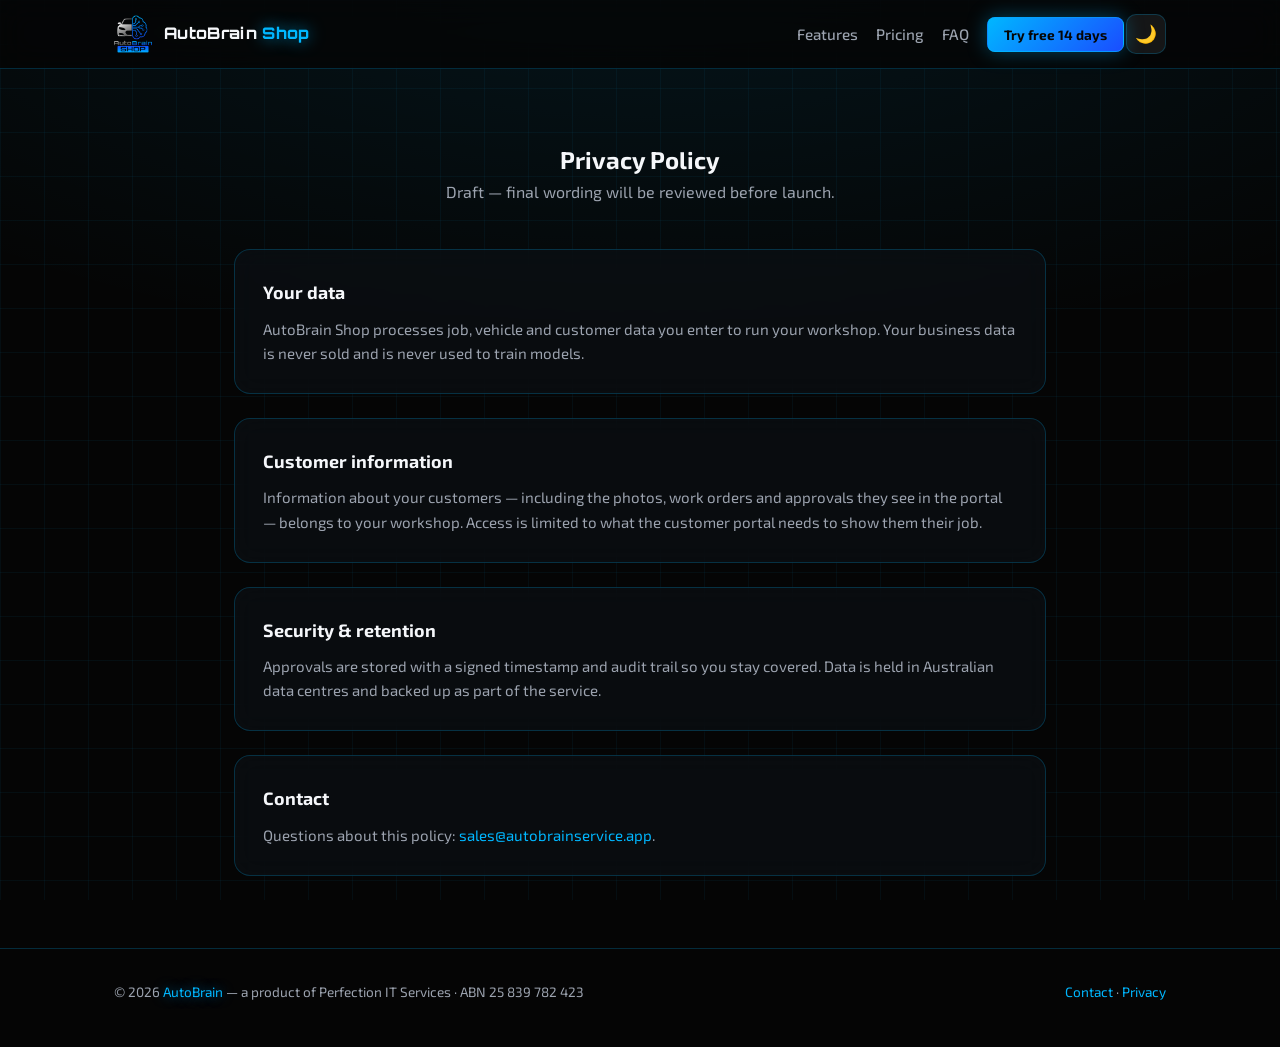
<file: privacy.html>
<!DOCTYPE html>
<html lang="en" data-theme="dark">
<head>
<meta charset="UTF-8">
<meta name="viewport" content="width=device-width, initial-scale=1.0">
<title>Privacy — AutoBrain Shop</title>
<meta name="description" content="Privacy policy for AutoBrain Shop — workshop management software with digital customer approval.">
<meta name="robots" content="index, follow">
<meta name="theme-color" content="#050505">
<link rel="icon" type="image/png" href="assets/logo.png">
<meta property="og:type" content="website">
<meta property="og:site_name" content="AutoBrain Shop">
<meta property="og:title" content="Privacy — AutoBrain Shop">
<meta property="og:description" content="Privacy policy for AutoBrain Shop — workshop management software with digital customer approval.">
<meta name="twitter:card" content="summary">
<meta name="twitter:title" content="Privacy — AutoBrain Shop">
<meta name="twitter:description" content="Privacy policy for AutoBrain Shop — workshop management software with digital customer approval.">
<link rel="canonical" href="https://shop.autobrainservice.app/privacy.html">
<link rel="alternate" hreflang="en-AU" href="https://shop.autobrainservice.app/privacy.html">
<link rel="preconnect" href="https://fonts.googleapis.com">
<link rel="preconnect" href="https://fonts.gstatic.com" crossorigin>
<link href="https://fonts.googleapis.com/css2?family=Orbitron:wght@500;700;800&family=Exo+2:wght@400;500;600;700&display=swap" rel="stylesheet">
<link rel="stylesheet" href="styles.css">
<script type="application/ld+json">
{"@context":"https://schema.org","@graph":[
{"@type":"WebPage","@id":"https://shop.autobrainservice.app/privacy.html#webpage","url":"https://shop.autobrainservice.app/privacy.html","name":"Privacy — AutoBrain Shop","isPartOf":{"@type":"WebSite","@id":"https://shop.autobrainservice.app/#website","url":"https://shop.autobrainservice.app/","name":"AutoBrain Shop"}},
{"@type":"Organization","@id":"https://shop.autobrainservice.app/#org","name":"AutoBrain Shop","url":"https://shop.autobrainservice.app/","email":"sales@autobrainservice.app"}
]}
</script>

</head>
<body>

<nav>
  <div class="container">
    <a href="index.html" class="brand" aria-label="AutoBrain Shop home" style="text-decoration:none;color:inherit">
      <img src="assets/logo.png" alt="AutoBrain Shop logo" width="38" height="38">
      <span><span class="a">AutoBrain</span> <span class="b">Shop</span></span>
    </a>
    <ul>
      <li><a href="index.html#features">Features</a></li>
      <li><a href="index.html#pricing">Pricing</a></li>
      <li><a href="index.html#faq">FAQ</a></li>
      <li><a class="cta nav-cta" href="index.html#pricing">Try free 14 days</a></li>
      <li class="nav-theme"><button class="theme-btn" id="themeBtn" title="Toggle theme" aria-label="Toggle light/dark theme">🌙</button></li>
    </ul>
    <button class="hamburger" id="hamburger" aria-label="Menu">☰</button>
  </div>
</nav>

<section style="padding:72px 0">
  <div class="container" style="max-width:860px">
    <h1 style="text-align:center">Privacy <span class="b">Policy</span></h1>
    <p class="lead">Draft — final wording will be reviewed before launch.</p>
    <div class="card" style="margin-bottom:24px">
      <h3>Your data</h3>
      <p>AutoBrain Shop processes job, vehicle and customer data you enter to run your workshop. Your business data is never sold and is never used to train models.</p>
    </div>
    <div class="card" style="margin-bottom:24px">
      <h3>Customer information</h3>
      <p>Information about your customers — including the photos, work orders and approvals they see in the portal — belongs to your workshop. Access is limited to what the customer portal needs to show them their job.</p>
    </div>
    <div class="card" style="margin-bottom:24px">
      <h3>Security &amp; retention</h3>
      <p>Approvals are stored with a signed timestamp and audit trail so you stay covered. Data is held in Australian data centres and backed up as part of the service.</p>
    </div>
    <div class="card">
      <h3>Contact</h3>
      <p>Questions about this policy: <a href="mailto:sales@autobrainservice.app">sales@autobrainservice.app</a>.</p>
    </div>
  </div>
</section>

<footer>
  <div class="container">
    <div>© 2026 <span class="glow">AutoBrain</span> — a product of Perfection IT Services · ABN 25 839 782 423</div>
    <div><a href="mailto:sales@autobrainservice.app">Contact</a> · <a href="privacy.html">Privacy</a></div>
  </div>
</footer>

<script src="nav.js"></script>
</body>
</html>
</file>
<file: styles.css>
:root{
  --bg:#050505;--bg2:#0a0e14;--surface:rgba(245,247,250,0.04);--surface-strong:rgba(245,247,250,0.07);
  --border:rgba(0,183,255,0.22);--border-glow:rgba(0,183,255,0.55);--primary:#00B7FF;--accent:#007BFF;
  --secondary:#1A4DFF;--white:#F5F7FA;--muted:#9CA3AF;--card-bg:rgba(13,17,23,0.6);--text:#F5F7FA;
  --shadow:0 0 24px rgba(0,183,255,0.10);--grid-line:rgba(0,183,255,0.05);
}
[data-theme="light"]{
  --bg:#F5F7FA;--bg2:#ffffff;--surface:rgba(5,5,5,0.03);--surface-strong:rgba(5,5,5,0.05);
  --border:rgba(0,123,255,0.25);--border-glow:rgba(0,183,255,0.6);--primary:#007BFF;--accent:#007BFF;
  --secondary:#1A4DFF;--white:#0B1220;--muted:#5B6472;--card-bg:rgba(255,255,255,0.75);--text:#0B1220;
  --shadow:0 8px 30px rgba(26,77,255,0.10);--grid-line:rgba(0,123,255,0.06);
}
*{box-sizing:border-box;margin:0;padding:0}
html{scroll-behavior:smooth}
body{
  font-family:"Exo 2",ui-sans-serif,system-ui,sans-serif;background:var(--bg);color:var(--text);line-height:1.6;
  transition:background .3s ease,color .3s ease;
  background-image:
    radial-gradient(ellipse 80% 50% at 50% -10%, rgba(0,183,255,0.10), transparent),
    linear-gradient(var(--grid-line) 1px, transparent 1px),
    linear-gradient(90deg, var(--grid-line) 1px, transparent 1px);
  background-size:auto,44px 44px,44px 44px;background-attachment:fixed;
}
.container{max-width:1100px;margin:0 auto;padding:0 24px}
a{color:var(--primary);text-decoration:none}
a:hover{text-shadow:0 0 12px rgba(0,183,255,0.6)}

/* nav */
nav{position:sticky;top:0;z-index:20;background:color-mix(in srgb,var(--bg) 78%,transparent);backdrop-filter:blur(14px);border-bottom:1px solid var(--border)}
nav .container{display:flex;align-items:center;justify-content:space-between;height:68px}
.brand{display:flex;align-items:center;gap:12px;font-family:"Orbitron",sans-serif;font-weight:800;letter-spacing:.02em}
.brand img{height:38px;width:auto}
.brand .a{color:var(--white)}
.brand .b{color:var(--primary);text-shadow:0 0 16px rgba(0,183,255,0.7)}
nav ul{list-style:none;display:none;flex-direction:column;align-items:flex-start;position:absolute;top:68px;left:0;right:0;background:var(--bg);border-bottom:1px solid var(--border);padding:14px 24px;gap:6px}
nav ul.open{display:flex}
nav ul a{color:var(--muted);font-weight:500;font-size:.95rem;padding:6px 8px;border-radius:8px}
nav ul a:hover{color:var(--primary);background:var(--surface-strong)}
nav ul li:not(.nav-theme){display:block}
nav .cta.nav-cta{padding:8px 14px;font-size:.85rem;margin-top:6px;border-radius:8px}
@media(min-width:901px){
  nav ul{position:static;display:flex;flex-direction:row;align-items:center;background:none;border:none;padding:0;gap:2px}
  nav ul a{white-space:nowrap}
  nav .cta.nav-cta{margin:0 0 0 8px;padding:8px 16px}
}
.theme-btn,.hamburger{background:var(--surface-strong);border:1px solid var(--border);color:var(--white);width:40px;height:40px;border-radius:10px;cursor:pointer;font-size:1.1rem;display:flex;align-items:center;justify-content:center}
.theme-btn:hover,.hamburger:hover{border-color:var(--border-glow);box-shadow:0 0 14px rgba(0,183,255,0.3)}
.hamburger{display:flex}
@media(min-width:901px){.hamburger{display:none}}
.cta{background:linear-gradient(135deg,var(--primary),var(--secondary));color:#050505!important;font-weight:700;padding:10px 22px;border-radius:10px;border:1px solid var(--border-glow);box-shadow:0 0 20px rgba(0,183,255,0.35)}
.cta:hover{color:#050505!important;box-shadow:0 0 30px rgba(0,183,255,0.55);text-shadow:none}
.cta-outline{background:transparent;border:1px solid var(--border-glow);color:var(--primary)!important;font-weight:600;padding:15px 30px;border-radius:10px;display:inline-block;margin-left:12px}
.cta-outline:hover{box-shadow:0 0 24px rgba(0,183,255,0.35);color:var(--primary)!important}

/* hero */
.hero{padding:96px 0 84px;text-align:center;position:relative}
.coming-soon{display:inline-block;background:linear-gradient(135deg,var(--primary),var(--secondary));color:#050505;font-weight:800;font-family:"Orbitron",sans-serif;letter-spacing:.12em;text-transform:uppercase;font-size:.8rem;padding:8px 20px;border-radius:999px;margin-bottom:22px;box-shadow:0 0 26px rgba(0,183,255,0.45);animation:soon-pulse 2.4s ease-in-out infinite}
.hero .coming-soon{display:table;margin:0 auto 22px}
@keyframes soon-pulse{0%,100%{transform:scale(1)}50%{transform:scale(1.05)}}
.hero .logo-badge{display:inline-block;margin-bottom:28px;animation:float 5s ease-in-out infinite}
.hero .logo-badge img{height:96px;filter:drop-shadow(0 0 26px rgba(0,183,255,0.55))}
@keyframes float{0%,100%{transform:translateY(0)}50%{transform:translateY(-8px)}}
.hero h1{font-family:"Orbitron",sans-serif;font-size:clamp(2rem,5vw,3.4rem);line-height:1.12;font-weight:800;margin-bottom:12px}
.hero h1 .b{color:var(--primary);text-shadow:0 0 28px rgba(0,183,255,0.6)}
.hero .tagline{font-family:"Orbitron",sans-serif;font-size:clamp(1.05rem,2vw,1.35rem);font-weight:700;letter-spacing:.03em;margin:0 0 10px}
.hero .tagline .b{color:var(--primary);text-shadow:0 0 22px rgba(0,183,255,0.55)}
.hero p.sub{font-size:clamp(1.05rem,2.5vw,1.3rem);color:var(--muted);max-width:680px;margin:0 auto 36px}
.hero .cta{font-size:1.08rem;padding:15px 34px}
.hero small{display:block;margin-top:18px;color:var(--muted)}

/* sections */
section{padding:72px 0}
section h2{font-family:"Orbitron",sans-serif;font-size:clamp(1.5rem,3vw,2.1rem);margin-bottom:14px;text-align:center}
section h2 .b{color:var(--primary)}
.lead{color:var(--muted);max-width:760px;margin:0 auto 44px;text-align:center}
.grid{display:grid;grid-template-columns:repeat(auto-fit,minmax(280px,1fr));gap:24px}
.card{background:var(--card-bg);border:1px solid var(--border);border-radius:16px;padding:28px;backdrop-filter:blur(12px);transition:transform .2s ease,border-color .2s ease,box-shadow .2s ease}
.card:hover{transform:translateY(-4px);border-color:var(--border-glow)}
.card .icon{font-size:1.7rem;display:block;margin-bottom:14px;filter:drop-shadow(0 0 10px rgba(0,183,255,0.5))}
.card h3{font-size:1.12rem;margin-bottom:10px;font-weight:700}
.card p{color:var(--muted);font-size:.94rem}

/* pricing */
#pricing .grid{grid-template-columns:repeat(3,1fr)}
@media(max-width:900px){#pricing .grid{grid-template-columns:repeat(2,1fr)}}
@media(max-width:540px){#pricing .grid{grid-template-columns:1fr}}
#pricing .card{text-align:center;position:relative;padding:36px 28px}
.price{font-family:"Orbitron",sans-serif;font-size:2.6rem;font-weight:800;margin:16px 0 4px;color:var(--primary);text-shadow:0 0 22px rgba(0,183,255,0.4)}
.price span{font-size:.95rem;font-weight:400;color:var(--muted);font-family:"Exo 2",sans-serif}
.card .tier-tag{font-family:"Orbitron",sans-serif;font-size:.72rem;letter-spacing:.14em;color:var(--primary);text-transform:uppercase;margin-bottom:6px}
.card ul{list-style:none;text-align:left;margin:22px 0;color:var(--muted);font-size:.95rem}
.card ul li{padding:8px 0;border-bottom:1px solid var(--border);display:flex;gap:10px;align-items:center}
.card ul li::before{content:"✓";color:var(--primary);font-weight:800;text-shadow:0 0 8px rgba(0,183,255,0.7)}
.terms{color:var(--muted);font-size:.85rem;max-width:860px;margin:44px auto 0;text-align:center;line-height:1.7}
.popular{border:2px solid var(--border-glow);box-shadow:0 0 34px rgba(0,183,255,0.22)}
.popular .badge{position:absolute;top:-13px;left:50%;transform:translateX(-50%);background:linear-gradient(135deg,var(--primary),var(--secondary));color:#050505;font-size:.7rem;font-weight:800;padding:5px 16px;border-radius:999px;letter-spacing:.08em;font-family:"Orbitron",sans-serif}
.promo-note{display:block;margin:-12px 0 18px;color:var(--muted);font-size:.82rem;line-height:1.5}
.promo-note strong{color:var(--primary)}

/* steps */
ol.steps{counter-reset:step;list-style:none;max-width:860px;margin:0 auto}
ol.steps li{counter-increment:step;padding:18px 0 18px 60px;position:relative;border-bottom:1px solid var(--border)}
ol.steps li::before{content:counter(step);position:absolute;left:0;top:18px;width:38px;height:38px;background:linear-gradient(135deg,var(--primary),var(--secondary));color:#050505;border-radius:10px;display:flex;align-items:center;justify-content:center;font-weight:800;font-family:"Orbitron",sans-serif;box-shadow:0 0 16px rgba(0,183,255,0.35)}
ol.steps li strong{color:var(--text)}
ol.steps li p{color:var(--muted);font-size:.95rem}

/* faq */
.faq{max-width:760px;margin:0 auto}
.faq details{background:var(--card-bg);border:1px solid var(--border);border-radius:12px;margin-bottom:12px;backdrop-filter:blur(12px);overflow:hidden}
.faq summary{cursor:pointer;font-weight:600;padding:16px 20px;list-style:none;display:flex;justify-content:space-between;align-items:center;gap:12px}
.faq summary::-webkit-details-marker{display:none}
.faq summary::after{content:"+";color:var(--primary);font-size:1.2rem;font-weight:800;transition:transform .2s}
.faq details[open] summary::after{transform:rotate(45deg)}
.faq details p{padding:0 20px 18px;color:var(--muted);font-size:.95rem}

/* contact */
#contact{background:linear-gradient(180deg,transparent,rgba(0,183,255,0.06));border-top:1px solid var(--border)}
#contact .cta{font-size:1.08rem;padding:15px 34px;display:inline-block;margin-top:8px}

/* waitlist form */
.waitlist-form{display:flex;flex-direction:column;gap:8px;text-align:left;max-width:440px;margin:0 auto;padding:24px;background:var(--card-bg);border:1px solid var(--border);border-radius:16px;backdrop-filter:blur(12px)}
.waitlist-form label{font-size:.85rem;font-weight:600;color:var(--muted);margin-top:8px}
.waitlist-form input{background:var(--bg2);border:1px solid var(--border);border-radius:10px;color:var(--text);padding:12px 14px;font-size:.95rem;font-family:inherit}
.waitlist-form input:focus{outline:none;border-color:var(--border-glow);box-shadow:0 0 14px rgba(0,183,255,0.3)}

/* footer */
footer{border-top:1px solid var(--border);padding:32px 0 44px;color:var(--muted);font-size:.85rem}
footer .container{display:flex;flex-direction:column;gap:8px;align-items:center;text-align:center}
footer .glow{color:var(--primary);text-shadow:0 0 12px rgba(0,183,255,0.5)}
@media(min-width:701px){footer .container{flex-direction:row;justify-content:space-between;align-items:flex-start;text-align:left}}
</file>
